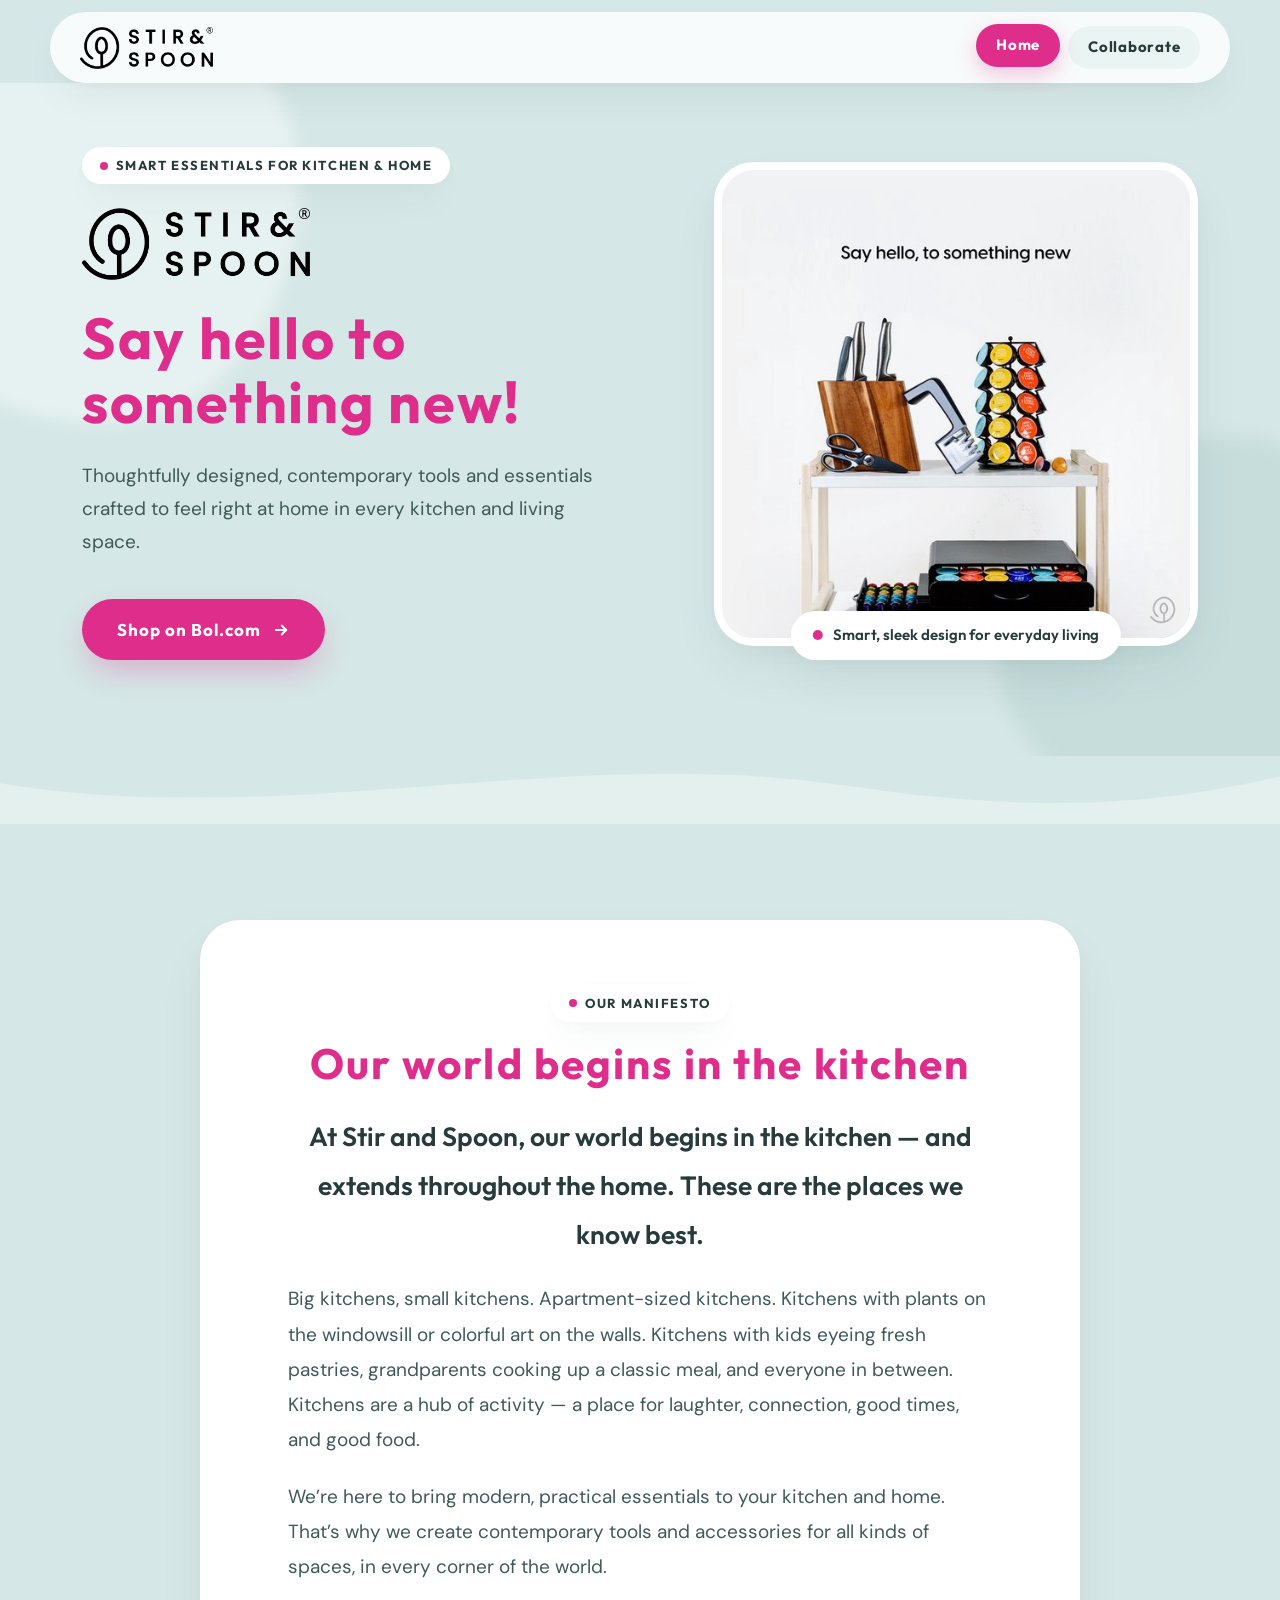
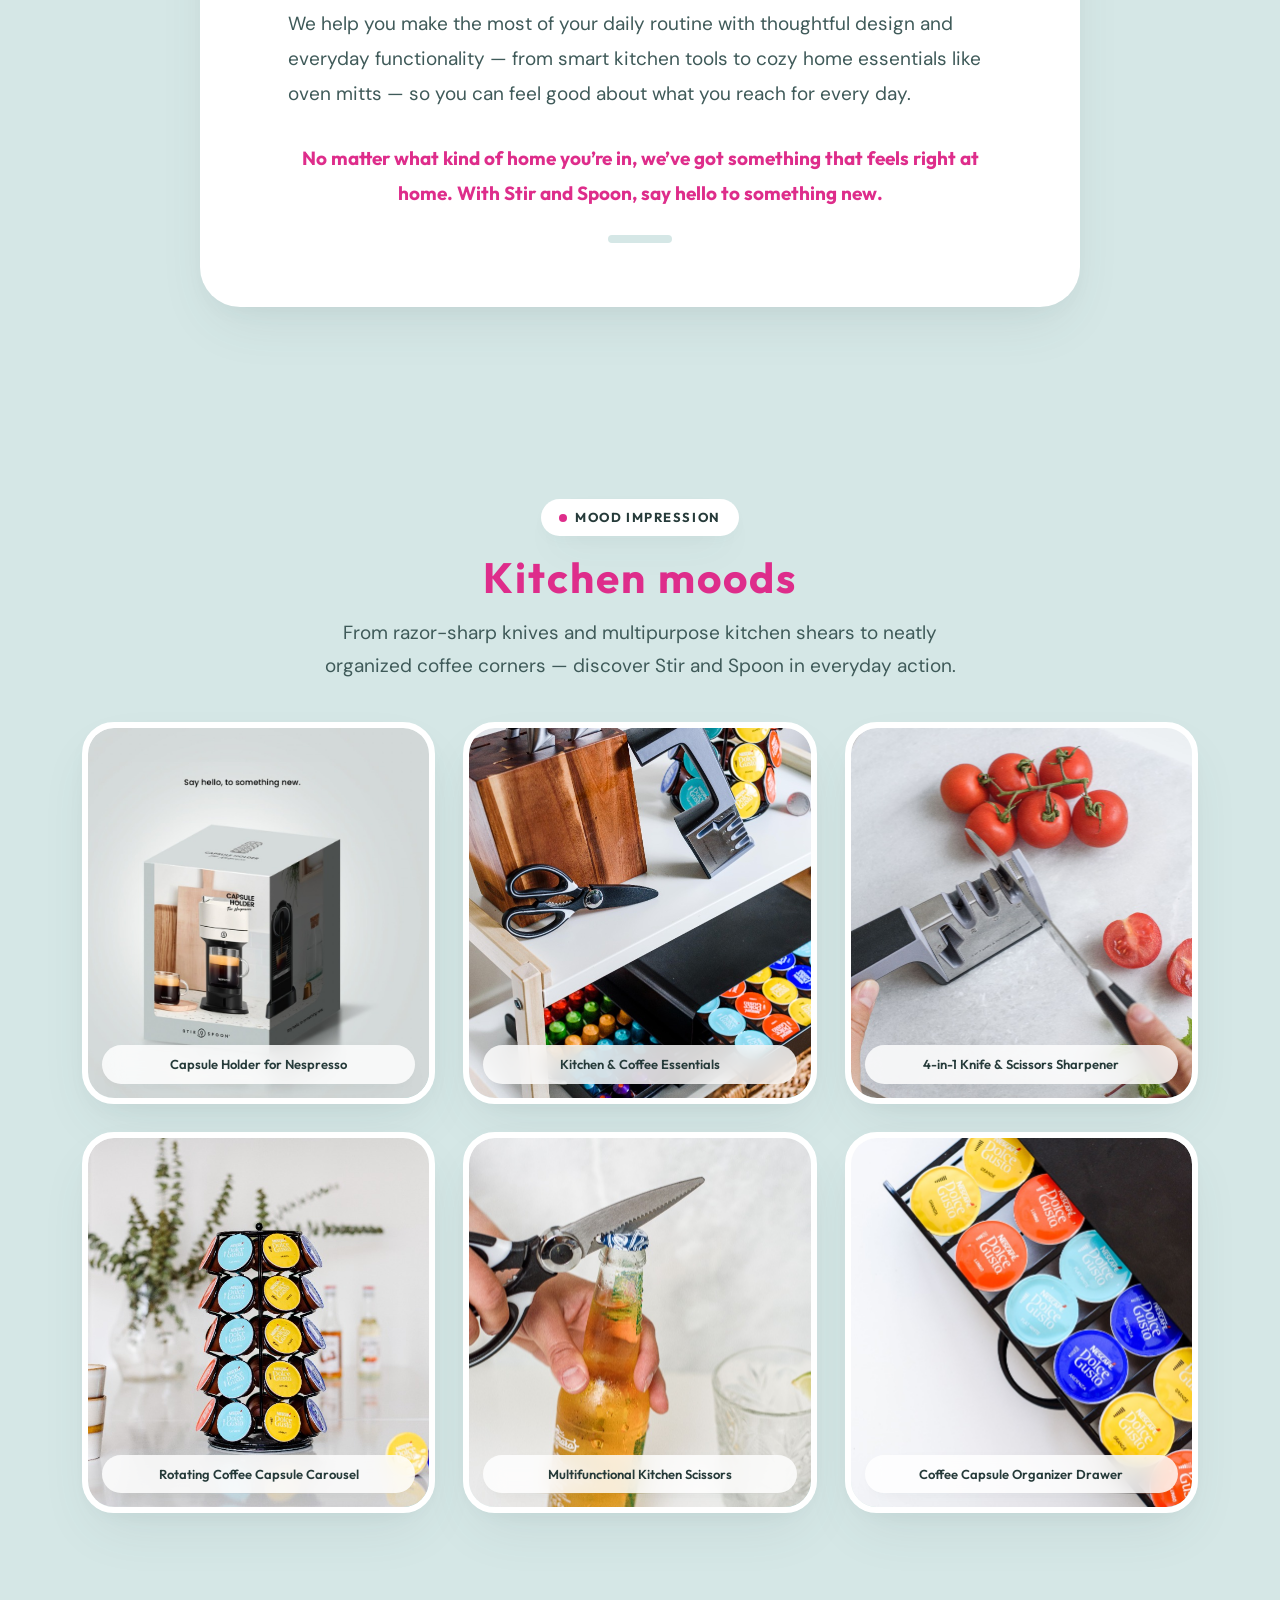
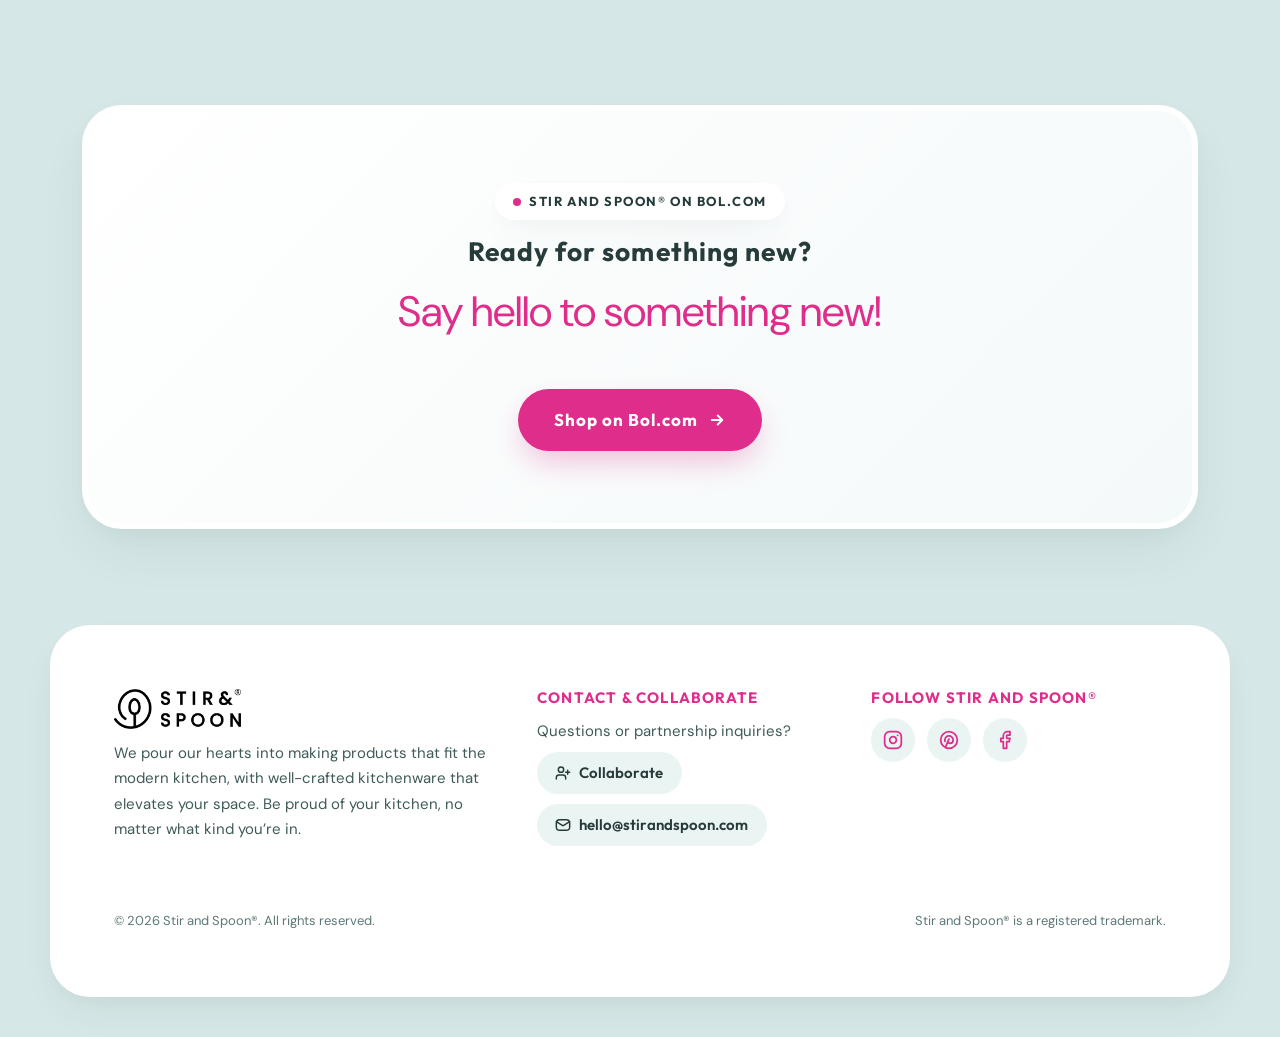
<file: index.html>
<!DOCTYPE html>
<html lang="en">
<head>
  <meta charset="UTF-8" />
  <meta name="viewport" content="width=device-width, initial-scale=1.0" />

  <!-- SEO Meta Tags -->
  <title>Stir and Spoon® | Say hello to something new!</title>
  <meta
    name="description"
    content="Stir and Spoon® — Smart essentials for kitchen &amp; home. Say hello to something new! Available on Bol.com."
  />

  <!-- Open Graph / Social Sharing Tags -->
  <meta property="og:type" content="website" />
  <meta property="og:site_name" content="Stir and Spoon®" />
  <meta property="og:title" content="Stir and Spoon® | Say hello to something new!" />
  <meta
    property="og:description"
    content="Smart essentials for kitchen &amp; home. Say hello to something new!"
  />
  <meta property="og:image" content="assets/photos/hero-foto.jpg" />

  <!-- Favicon & App Icons (Transparent Background) -->
  <link rel="icon" type="image/svg+xml" href="assets/favicon.svg?v=2" />
  <link rel="icon" type="image/png" sizes="192x192" href="assets/favicon.png?v=2" />
  <link rel="shortcut icon" href="favicon.ico?v=2" />
  <link rel="apple-touch-icon" sizes="180x180" href="assets/apple-touch-icon.png?v=2" />

  <!-- Google Fonts: Outfit (Geometric Headings & Wordmark) + DM Sans (Body) -->
  <link rel="preconnect" href="https://fonts.googleapis.com" />
  <link rel="preconnect" href="https://fonts.gstatic.com" crossorigin />
  <link
    href="https://fonts.googleapis.com/css2?family=DM+Sans:ital,opsz,wght@0,9..40,400..700;1,9..40,400..600&family=Outfit:wght@500;600;700;800&display=swap"
    rel="stylesheet"
  />

  <!-- Main Stylesheet -->
  <link rel="stylesheet" href="style.css" />
</head>
<body>

  <!-- ========================================================================
       1. HEADER COMPONENT (Shared across all pages)
       ======================================================================== -->
  <header class="site-header" id="top">
    <div class="header-bar">
      <!-- Brand Logo (Left) -->
      <a href="index.html" class="brand-logo" aria-label="Stir and Spoon® Home">
        <img
          src="assets/logo.svg"
          alt="Stir and Spoon®"
          class="brand-logo-img"
          data-logo-img
        />
        <span class="brand-wordmark-fallback" style="display: none;">
          STIR AND SPOON<sup>®</sup>
        </span>
      </a>

      <!-- Hidden-for-now Anchor Navigation -->
      <nav class="site-nav" id="site-nav" aria-label="Primary Navigation">
        <a href="#manifesto" class="nav-link" data-i18n="nav.manifesto">Our story</a>
        <a href="#sfeer" class="nav-link" data-i18n="nav.mood">Kitchen moods</a>
        <a href="collaborate.html" class="nav-link" data-i18n="nav.collaborate">Collaborate</a>
      </nav>

      <!-- Header Right Actions: Home & Collaborate Links -->
      <div class="header-actions">
        <div class="header-nav-links">
          <a href="index.html" class="header-pill-link is-active" aria-current="page">
            <span data-i18n="nav.home">Home</span>
          </a>
          <a href="collaborate.html" class="header-pill-link">
            <span data-i18n="nav.collaborate">Collaborate</span>
          </a>
        </div>

        <button
          type="button"
          class="nav-burger"
          id="nav-burger"
          aria-expanded="false"
          aria-controls="site-nav"
          aria-label="Toggle navigation menu"
          data-i18n-aria="nav.menuToggleLabel"
        >
          <svg width="24" height="24" viewBox="0 0 24 24" fill="none" stroke="currentColor" stroke-width="2.4" stroke-linecap="round">
            <path d="M4 7h16M4 12h16M4 17h16" />
          </svg>
        </button>
      </div>
    </div>
  </header>

  <main>
    <!-- ======================================================================
         2. HERO SECTION COMPONENT
         ====================================================================== -->
    <section class="section hero-section" id="hero">
      <div class="blob blob-light hero-blob-1" aria-hidden="true"></div>
      <div class="blob blob-deep hero-blob-2" aria-hidden="true"></div>

      <div class="container hero-grid">
        <!-- Hero Text Column -->
        <div class="hero-content reveal">
          <div class="hero-badge">
            <span class="hero-badge-dot" aria-hidden="true"></span>
            <span data-i18n="hero.badge">SMART ESSENTIALS FOR KITCHEN &amp; HOME</span>
          </div>

          <div class="hero-logo-wrap">
            <div class="brand-logo brand-logo--hero">
              <img
                src="assets/logo.svg"
                alt="Stir and Spoon®"
                class="brand-logo-img"
                data-logo-img
              />
              <span class="brand-wordmark-fallback" style="display: none;">
                STIR AND SPOON<sup>®</sup>
              </span>
            </div>
          </div>

          <h1 class="hero-title" data-i18n="hero.slogan">
            Say hello to something new!
          </h1>

          <p class="hero-supporting" data-i18n="hero.supporting">
            Thoughtfully designed, contemporary tools and essentials crafted to feel right at home in every kitchen and living space.
          </p>

          <a
            href="https://www.bol.com/nl/nl/w/alle-artikelen-stir-and-spoon/1664178/"
            target="_blank"
            rel="noopener noreferrer"
            class="btn btn-primary"
            data-bol-link
          >
            <span data-i18n="hero.cta">Shop on Bol.com</span>
            <svg class="btn-icon" viewBox="0 0 24 24" fill="none" stroke="currentColor" stroke-width="2.5" stroke-linecap="round" stroke-linejoin="round" aria-hidden="true">
              <path d="M5 12h14" />
              <path d="m13 6 6 6-6 6" />
            </svg>
          </a>
        </div>

        <!-- Hero Rounded Photo Visual -->
        <div class="hero-visual reveal">
          <figure class="photo-frame hero-photo-frame">
            <img
              id="hero-photo-img"
              src="assets/photos/hero-foto.jpg"
              alt="Stir and Spoon smart essentials for kitchen and home: knife block, kitchen scissors, 4-in-1 knife sharpener, and coffee capsule organizers"
              data-i18n-alt="hero.heroPhotoAlt"
            />
          </figure>
          <div class="hero-floating-pill">
            <span class="hero-floating-pill-dot" aria-hidden="true"></span>
            <span data-i18n="hero.visualCaption">Smart, sleek design for everyday living</span>
          </div>
        </div>
      </div>
    </section>

    <!-- Soft Organic Wave Curve Transition -->
    <div class="wave-divider" aria-hidden="true">
      <svg viewBox="0 0 1440 80" fill="none" preserveAspectRatio="none">
        <path
          d="M0,32 C320,88 640,-16 960,36 C1200,74 1340,48 1440,24 L1440,80 L0,80 Z"
          fill="#EAF4F3"
          opacity="0.7"
        />
      </svg>
    </div>

    <!-- ======================================================================
         3. MANIFESTO SECTION COMPONENT
         ====================================================================== -->
    <section class="section manifesto-section" id="manifesto">
      <div class="blob blob-white manifesto-blob" aria-hidden="true"></div>

      <div class="container">
        <article class="card manifesto-card reveal">
          <span class="section-eyebrow" data-i18n="manifesto.eyebrow">Our Manifesto</span>
          <h2 class="section-title" data-i18n="manifesto.title">Our world begins in the kitchen</h2>

          <div class="manifesto-body">
            <p class="manifesto-lead" data-i18n="manifesto.p1">
              At Stir and Spoon, our world begins in the kitchen — and extends throughout the home. These are the places we know best.
            </p>
            <p data-i18n="manifesto.p2">
              Big kitchens, small kitchens. Apartment-sized kitchens. Kitchens with plants on the windowsill or colorful art on the walls. Kitchens with kids eyeing fresh pastries, grandparents cooking up a classic meal, and everyone in between. Kitchens are a hub of activity — a place for laughter, connection, good times, and good food.
            </p>
            <p data-i18n="manifesto.p3">
              We’re here to bring modern, practical essentials to your kitchen and home. That’s why we create contemporary tools and accessories for all kinds of spaces, in every corner of the world.
            </p>
            <p data-i18n="manifesto.p4">
              We help you make the most of your daily routine with thoughtful design and everyday functionality — from smart kitchen tools to cozy home essentials like oven mitts — so you can feel good about what you reach for every day.
            </p>
            <p class="manifesto-closing" data-i18n="manifesto.p5">
              No matter what kind of home you’re in, we’ve got something that feels right at home. With Stir and Spoon, say hello to something new.
            </p>
          </div>

          <div class="soft-capsule-divider" aria-hidden="true"></div>
        </article>
      </div>
    </section>

    <!-- ======================================================================
         4. MOOD IMPRESSION SECTION COMPONENT
         ====================================================================== -->
    <section class="section mood-section" id="sfeer">
      <div class="container">
        <div class="section-header reveal">
          <span class="section-eyebrow" data-i18n="mood.eyebrow">Mood Impression</span>
          <h2 class="section-title" data-i18n="mood.title">Kitchen moods</h2>
          <p class="section-subtitle" data-i18n="mood.subtitle">
            From razor-sharp knives and multipurpose kitchen shears to neatly organized coffee corners — discover Stir and Spoon in everyday action.
          </p>
        </div>

        <div class="mood-grid" id="mood-grid" aria-live="polite"></div>
      </div>
    </section>

    <!-- ======================================================================
         5. CALL-TO-ACTION (CTA) BAND SECTION COMPONENT
         ====================================================================== -->
    <section class="section cta-section" id="cta">
      <div class="container">
        <div class="cta-card reveal">
          <span class="section-eyebrow" data-i18n="cta.eyebrow">Stir and Spoon® on Bol.com</span>
          <h2 class="cta-title" data-i18n="cta.title">Ready for something new?</h2>
          <p class="cta-slogan font-heading" data-i18n="cta.slogan">Say hello to something new!</p>

          <a
            href="https://www.bol.com/nl/nl/w/alle-artikelen-stir-and-spoon/1664178/"
            target="_blank"
            rel="noopener noreferrer"
            class="btn btn-primary"
            data-bol-link
          >
            <span data-i18n="cta.button">Shop on Bol.com</span>
            <svg class="btn-icon" viewBox="0 0 24 24" fill="none" stroke="currentColor" stroke-width="2.5" stroke-linecap="round" stroke-linejoin="round" aria-hidden="true">
              <path d="M5 12h14" />
              <path d="m13 6 6 6-6 6" />
            </svg>
          </a>
        </div>
      </div>
    </section>
  </main>

  <!-- ========================================================================
       6. FOOTER COMPONENT (Shared across all pages)
       ======================================================================== -->
  <footer class="site-footer">
    <div class="footer-card">
      <div class="footer-grid">
        <!-- Column 1: Logo & Tagline -->
        <div class="footer-brand-col">
          <a href="#top" class="brand-logo brand-logo--footer" aria-label="Stir and Spoon®">
            <img
              src="assets/logo.svg"
              alt="Stir and Spoon®"
              class="brand-logo-img"
              data-logo-img
            />
            <span class="brand-wordmark-fallback" style="display: none;">
              STIR AND SPOON<sup>®</sup>
            </span>
          </a>
          <p class="footer-tagline" data-i18n="footer.tagline">
            We pour our hearts into making products that fit the modern kitchen, with well-crafted kitchenware that elevates your space. Be proud of your kitchen, no matter what kind you’re in.
          </p>
        </div>

        <!-- Column 2: Contact & Collaborate -->
        <div>
          <h3 class="footer-heading" data-i18n="footer.contactTitle">Contact &amp; Collaborate</h3>
          <p class="footer-contact-text" data-i18n="footer.contactPlaceholder">
            Questions or partnership inquiries?
          </p>
          <div class="footer-links-stack">
            <a href="collaborate.html" class="footer-email-pill">
              <svg width="16" height="16" viewBox="0 0 24 24" fill="none" stroke="currentColor" stroke-width="2.2" stroke-linecap="round" stroke-linejoin="round" aria-hidden="true">
                <path d="M16 21v-2a4 4 0 0 0-4-4H6a4 4 0 0 0-4 4v2" />
                <circle cx="9" cy="7" r="4" />
                <path d="M19 8v6M22 11h-6" />
              </svg>
              <span data-i18n="nav.collaborate">Collaborate</span>
            </a>
            <a href="mailto:hello@stirandspoon.com" class="footer-email-pill" id="footer-email-link">
              <svg width="16" height="16" viewBox="0 0 24 24" fill="none" stroke="currentColor" stroke-width="2.2" stroke-linecap="round" stroke-linejoin="round" aria-hidden="true">
                <rect x="2" y="4" width="20" height="16" rx="5" />
                <path d="m22 7-8.97 5.7a1.94 1.94 0 0 1-2.06 0L2 7" />
              </svg>
              <span id="footer-email-text">hello@stirandspoon.com</span>
            </a>
          </div>
        </div>

        <!-- Column 3: Social Media Icons (Instagram, Pinterest, Facebook) -->
        <div>
          <h3 class="footer-heading" data-i18n="footer.socialTitle">Follow Stir and Spoon®</h3>
          <div class="social-list">
            <a
              href="https://www.instagram.com/StirSpoon/"
              target="_blank"
              rel="noopener noreferrer"
              class="social-link"
              data-social="instagram"
              aria-label="Stir and Spoon® on Instagram"
            >
              <svg width="20" height="20" viewBox="0 0 24 24" fill="none" stroke="currentColor" stroke-width="2.1" stroke-linecap="round" stroke-linejoin="round" aria-hidden="true">
                <rect x="2" y="2" width="20" height="20" rx="6" ry="6" />
                <path d="M16 11.37A4 4 0 1 1 12.63 8 4 4 0 0 1 16 11.37z" />
                <line x1="17.5" y1="6.5" x2="17.51" y2="6.5" />
              </svg>
            </a>

            <a
              href="#"
              class="social-link"
              data-social="pinterest"
              aria-label="Stir and Spoon® on Pinterest"
            >
              <svg width="20" height="20" viewBox="0 0 24 24" fill="none" stroke="currentColor" stroke-width="2.1" stroke-linecap="round" stroke-linejoin="round" aria-hidden="true">
                <circle cx="12" cy="12" r="10" />
                <path d="M8 20l4-9" />
                <path d="M10.7 14c.437 1.263 1.43 2 2.55 2c2.071 0 3.75-1.554 3.75-4a5 5 0 1 0-9.7 1.7" />
              </svg>
            </a>

            <a
              href="#"
              class="social-link"
              data-social="facebook"
              aria-label="Stir and Spoon® on Facebook"
            >
              <svg width="20" height="20" viewBox="0 0 24 24" fill="none" stroke="currentColor" stroke-width="2.1" stroke-linecap="round" stroke-linejoin="round" aria-hidden="true">
                <path d="M18 2h-3a5 5 0 0 0-5 5v3H7v4h3v8h4v-8h3l1-4h-4V7a1 1 0 0 1 1-1h3z" />
              </svg>
            </a>
          </div>
        </div>
      </div>

      <div class="footer-bottom">
        <span data-i18n="footer.copyright">© 2026 Stir and Spoon®. All rights reserved.</span>
        <span data-i18n="footer.trademark">Stir and Spoon® is a registered trademark.</span>
      </div>
    </div>
  </footer>

  <!-- Translations & Site Data Config -->
  <script src="translations.js"></script>
  <!-- Main Application Script -->
  <script src="script.js"></script>
</body>
</html>
</file>
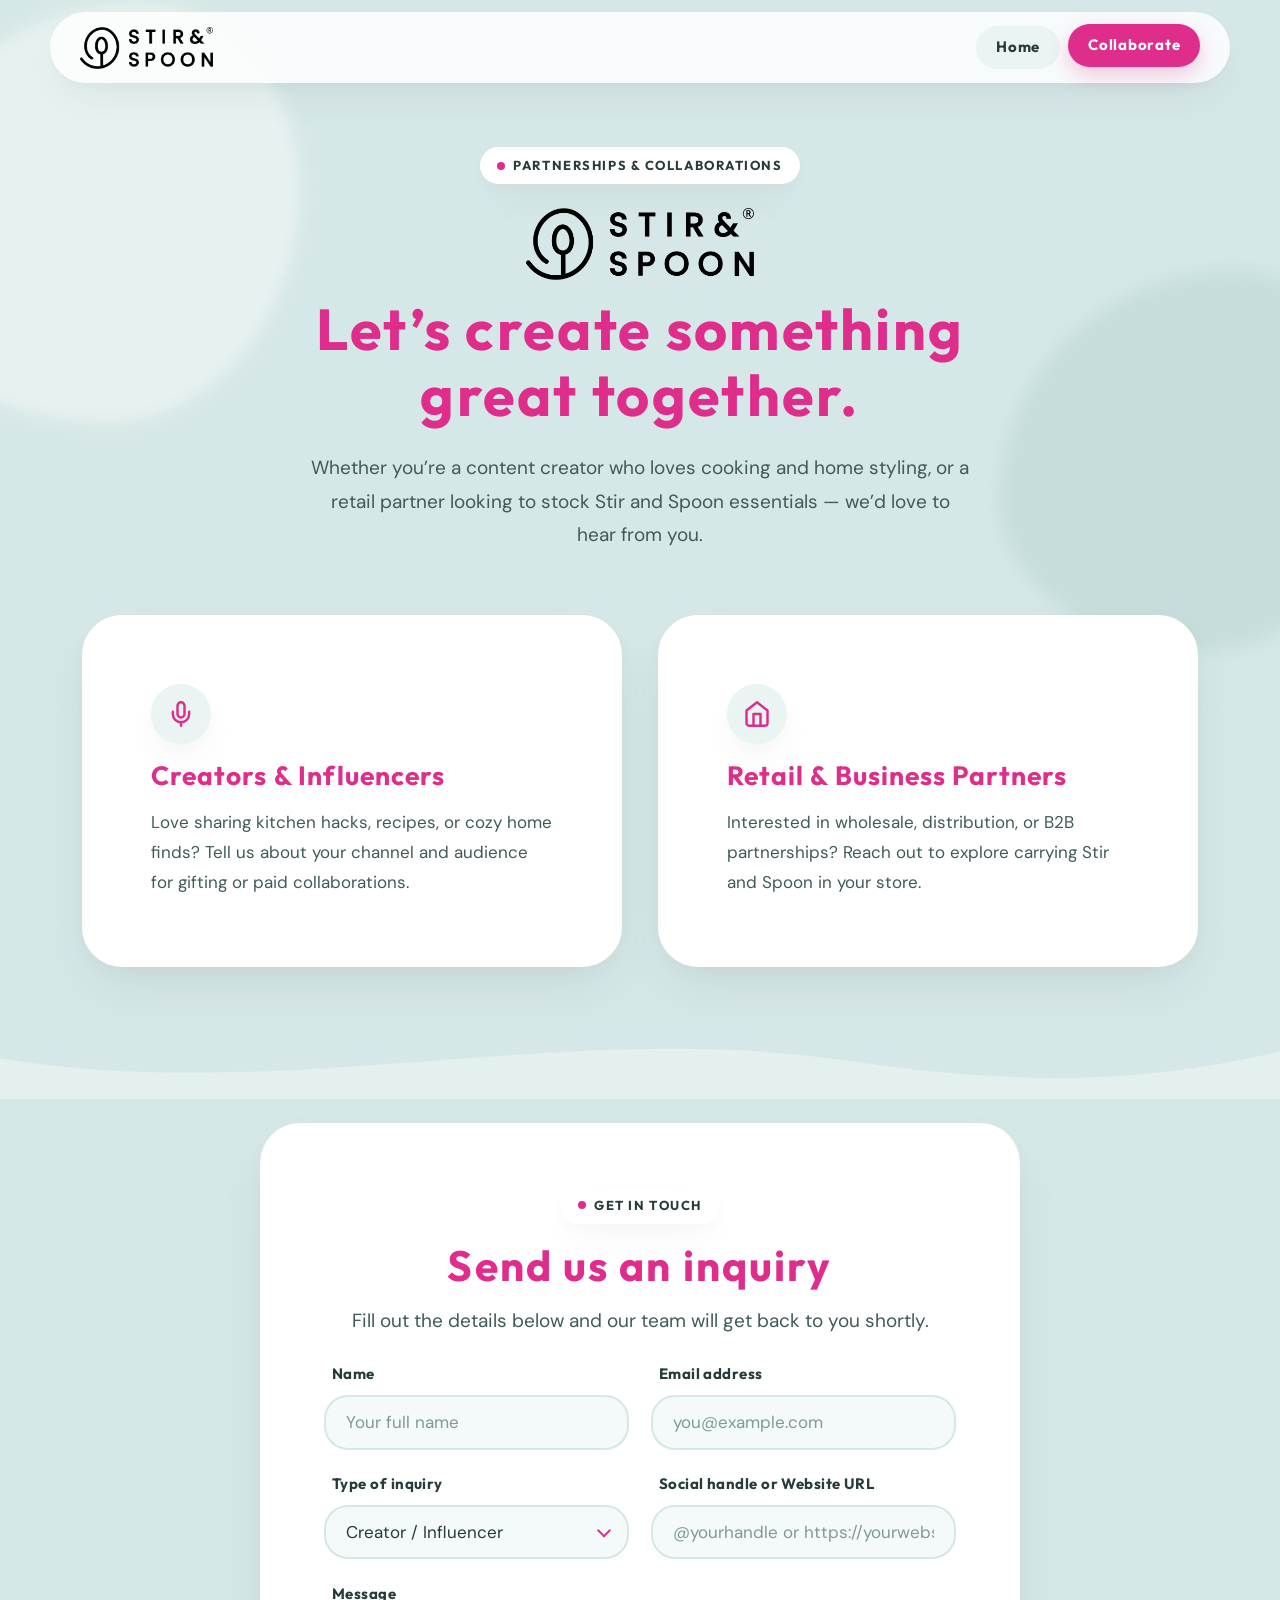
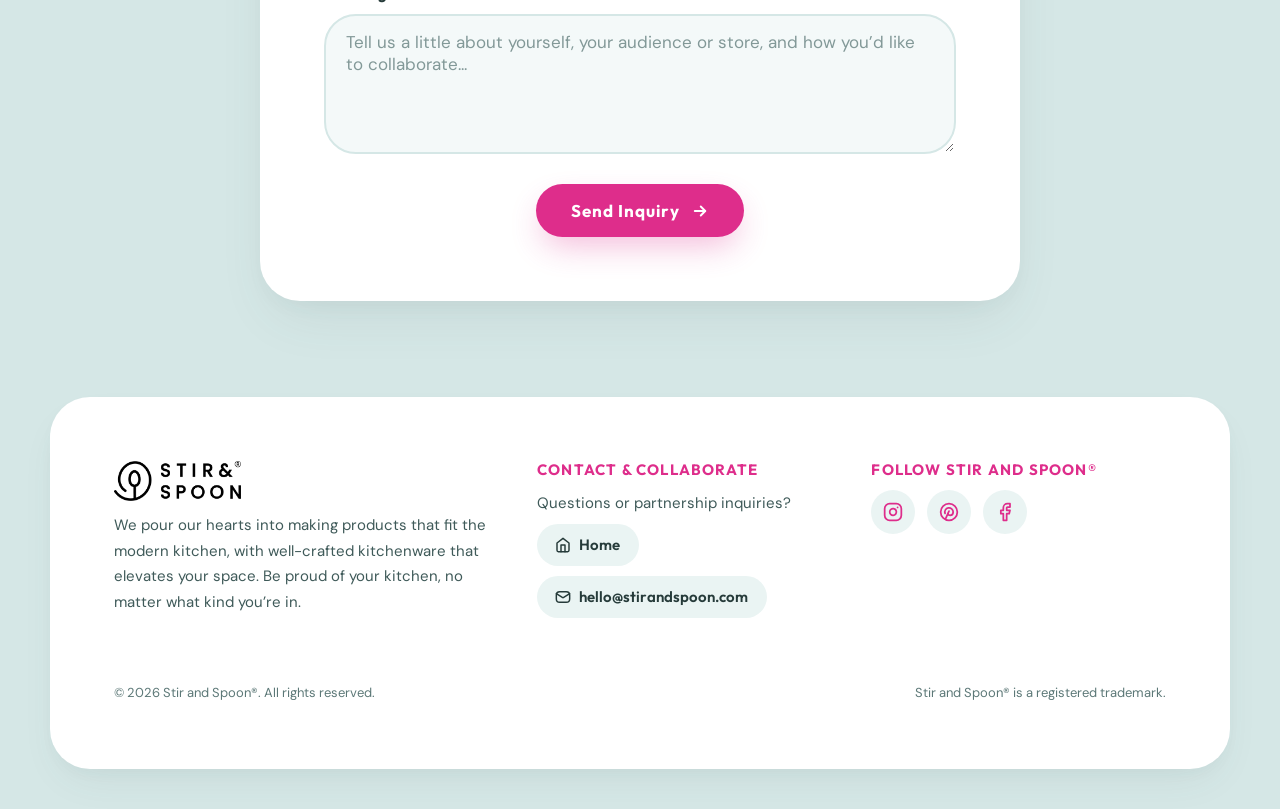
<file: collaborate.html>
<!DOCTYPE html>
<html lang="en">
<head>
  <meta charset="UTF-8" />
  <meta name="viewport" content="width=device-width, initial-scale=1.0" />

  <!-- SEO Meta Tags -->
  <title>Collaborate | Stir and Spoon® — Partnerships &amp; Creators</title>
  <meta
    name="description"
    content="Collaborate with Stir and Spoon® — Whether you’re a content creator who loves cooking and home styling, or a retail partner looking to stock Stir and Spoon essentials."
  />

  <!-- Open Graph / Social Sharing Tags -->
  <meta property="og:type" content="website" />
  <meta property="og:site_name" content="Stir and Spoon®" />
  <meta property="og:title" content="Collaborate | Stir and Spoon®" />
  <meta
    property="og:description"
    content="Let’s create something great together. Creator collaborations and retail partnerships with Stir and Spoon®."
  />
  <meta property="og:image" content="assets/photos/hero-foto.jpg" />

  <!-- Favicon & App Icons (Transparent Background) -->
  <link rel="icon" type="image/svg+xml" href="assets/favicon.svg?v=2" />
  <link rel="icon" type="image/png" sizes="192x192" href="assets/favicon.png?v=2" />
  <link rel="shortcut icon" href="favicon.ico?v=2" />
  <link rel="apple-touch-icon" sizes="180x180" href="assets/apple-touch-icon.png?v=2" />

  <!-- Google Fonts: Outfit (Geometric Headings & Wordmark) + DM Sans (Body) -->
  <link rel="preconnect" href="https://fonts.googleapis.com" />
  <link rel="preconnect" href="https://fonts.gstatic.com" crossorigin />
  <link
    href="https://fonts.googleapis.com/css2?family=DM+Sans:ital,opsz,wght@0,9..40,400..700;1,9..40,400..600&family=Outfit:wght@500;600;700;800&display=swap"
    rel="stylesheet"
  />

  <!-- Main Stylesheet -->
  <link rel="stylesheet" href="style.css" />
</head>
<body>

  <!-- ========================================================================
       1. HEADER COMPONENT (Shared across all pages)
       ======================================================================== -->
  <header class="site-header" id="top">
    <div class="header-bar">
      <!-- Brand Logo (Left) -->
      <a href="index.html" class="brand-logo" aria-label="Stir and Spoon® Home">
        <img
          src="assets/logo.svg"
          alt="Stir and Spoon®"
          class="brand-logo-img"
          data-logo-img
        />
        <span class="brand-wordmark-fallback" style="display: none;">
          STIR AND SPOON<sup>®</sup>
        </span>
      </a>

      <!-- Header Right Actions: Home & Collaborate Links -->
      <div class="header-actions">
        <div class="header-nav-links">
          <a href="index.html" class="header-pill-link">
            <span data-i18n="nav.home">Home</span>
          </a>
          <a href="collaborate.html" class="header-pill-link is-active" aria-current="page">
            <span data-i18n="nav.collaborate">Collaborate</span>
          </a>
        </div>
      </div>
    </div>
  </header>

  <main>
    <!-- ======================================================================
         2. COLLABORATE HERO SECTION
         ====================================================================== -->
    <section class="section collab-hero-section">
      <div class="blob blob-light hero-blob-1" aria-hidden="true"></div>
      <div class="blob blob-deep hero-blob-2" aria-hidden="true"></div>

      <div class="container collab-hero-inner reveal">
        <div class="hero-badge">
          <span class="hero-badge-dot" aria-hidden="true"></span>
          <span data-i18n="collaborate.eyebrow">PARTNERSHIPS &amp; COLLABORATIONS</span>
        </div>

        <div class="hero-logo-wrap" style="display: flex; justify-content: center;">
          <div class="brand-logo brand-logo--hero">
            <img
              src="assets/logo.svg"
              alt="Stir and Spoon®"
              class="brand-logo-img"
              data-logo-img
            />
            <span class="brand-wordmark-fallback" style="display: none;">
              STIR AND SPOON<sup>®</sup>
            </span>
          </div>
        </div>

        <h1 class="collab-hero-title" data-i18n="collaborate.title">
          Let’s create something great together.
        </h1>

        <p class="collab-hero-subtitle" data-i18n="collaborate.subtitle">
          Whether you’re a content creator who loves cooking and home styling, or a retail partner looking to stock Stir and Spoon essentials — we’d love to hear from you.
        </p>
      </div>
    </section>

    <!-- ======================================================================
         3. TWO COLLABORATION CARDS SIDE-BY-SIDE
         ====================================================================== -->
    <section class="section collab-cards-section">
      <div class="container">
        <div class="collab-cards-grid">
          <!-- Card 1: Creators & Influencers -->
          <article class="card card-interactive collab-card reveal">
            <div class="collab-card-icon" aria-hidden="true">
              <svg width="28" height="28" viewBox="0 0 24 24" fill="none" stroke="currentColor" stroke-width="2.1" stroke-linecap="round" stroke-linejoin="round">
                <path d="M12 2a3 3 0 0 0-3 3v7a3 3 0 0 0 6 0V5a3 3 0 0 0-3-3Z" />
                <path d="M19 10v2a7 7 0 0 1-14 0v-2" />
                <line x1="12" y1="19" x2="12" y2="22" />
              </svg>
            </div>
            <h2 class="collab-card-title" data-i18n="collaborate.card1Title">
              Creators &amp; Influencers
            </h2>
            <p class="collab-card-text" data-i18n="collaborate.card1Text">
              Love sharing kitchen hacks, recipes, or cozy home finds? Tell us about your channel and audience for gifting or paid collaborations.
            </p>
          </article>

          <!-- Card 2: Retail & Business Partners -->
          <article class="card card-interactive collab-card reveal">
            <div class="collab-card-icon" aria-hidden="true">
              <svg width="28" height="28" viewBox="0 0 24 24" fill="none" stroke="currentColor" stroke-width="2.1" stroke-linecap="round" stroke-linejoin="round">
                <path d="M3 9l9-7 9 7v11a2 2 0 0 1-2 2H5a2 2 0 0 1-2-2z" />
                <polyline points="9 22 9 12 15 12 15 22" />
              </svg>
            </div>
            <h2 class="collab-card-title" data-i18n="collaborate.card2Title">
              Retail &amp; Business Partners
            </h2>
            <p class="collab-card-text" data-i18n="collaborate.card2Text">
              Interested in wholesale, distribution, or B2B partnerships? Reach out to explore carrying Stir and Spoon in your store.
            </p>
          </article>
        </div>
      </div>
    </section>

    <!-- Soft Organic Wave Curve Transition -->
    <div class="wave-divider" aria-hidden="true">
      <svg viewBox="0 0 1440 80" fill="none" preserveAspectRatio="none">
        <path
          d="M0,32 C320,88 640,-16 960,36 C1200,74 1340,48 1440,24 L1440,80 L0,80 Z"
          fill="#EAF4F3"
          opacity="0.7"
        />
      </svg>
    </div>

    <!-- ======================================================================
         4. COLLABORATE CONTACT FORM SECTION
         ====================================================================== -->
    <section class="section collab-form-section" id="inquiry-form">
      <div class="container">
        <div class="card collab-form-card reveal">
          <div class="section-header" style="margin-bottom: 1.5rem;">
            <span class="section-eyebrow" data-i18n="collaborate.formEyebrow">Get in touch</span>
            <h2 class="section-title" data-i18n="collaborate.formTitle">Send us an inquiry</h2>
            <p class="section-subtitle" data-i18n="collaborate.formSubtitle">
              Fill out the details below and our team will get back to you shortly.
            </p>
          </div>

          <form class="collab-form" id="collab-form">
            <div class="form-row-2">
              <!-- Name -->
              <div class="form-group">
                <label for="collab-name" class="form-label" data-i18n="collaborate.labelName">
                  Name
                </label>
                <input
                  type="text"
                  id="collab-name"
                  name="name"
                  class="form-input"
                  placeholder="Your full name"
                  required
                />
              </div>

              <!-- Email address -->
              <div class="form-group">
                <label for="collab-email" class="form-label" data-i18n="collaborate.labelEmail">
                  Email address
                </label>
                <input
                  type="email"
                  id="collab-email"
                  name="email"
                  class="form-input"
                  placeholder="you@example.com"
                  required
                />
              </div>
            </div>

            <div class="form-row-2">
              <!-- Type of inquiry (dropdown) -->
              <div class="form-group">
                <label for="collab-type" class="form-label" data-i18n="collaborate.labelType">
                  Type of inquiry
                </label>
                <div class="select-wrapper">
                  <select id="collab-type" name="inquiryType" class="form-select" required>
                    <option value="Creator / Influencer" data-i18n="collaborate.optionCreator">
                      Creator / Influencer
                    </option>
                    <option value="Retail / Wholesale" data-i18n="collaborate.optionRetail">
                      Retail / Wholesale
                    </option>
                    <option value="Press / Other" data-i18n="collaborate.optionPress">
                      Press / Other
                    </option>
                  </select>
                </div>
              </div>

              <!-- Social handle or Website URL -->
              <div class="form-group">
                <label for="collab-social" class="form-label" data-i18n="collaborate.labelSocial">
                  Social handle or Website URL
                </label>
                <input
                  type="text"
                  id="collab-social"
                  name="socialOrWebsite"
                  class="form-input"
                  placeholder="@yourhandle or https://yourwebsite.com"
                />
              </div>
            </div>

            <!-- Message -->
            <div class="form-group">
              <label for="collab-message" class="form-label" data-i18n="collaborate.labelMessage">
                Message
              </label>
              <textarea
                id="collab-message"
                name="message"
                class="form-textarea"
                placeholder="Tell us a little about yourself, your audience or store, and how you’d like to collaborate..."
                required
              ></textarea>
            </div>

            <!-- Submit Button -->
            <div class="form-submit-wrap">
              <button type="submit" class="btn btn-primary">
                <span data-i18n="collaborate.submitBtn">Send Inquiry</span>
                <svg class="btn-icon" viewBox="0 0 24 24" fill="none" stroke="currentColor" stroke-width="2.5" stroke-linecap="round" stroke-linejoin="round" aria-hidden="true">
                  <path d="M5 12h14" />
                  <path d="m13 6 6 6-6 6" />
                </svg>
              </button>
            </div>
          </form>

          <!-- Confirmation Banner (Shown on Submit) -->
          <div class="form-success-message" id="collab-success" role="status" aria-live="polite">
            <h3 class="form-success-title" data-i18n="collaborate.successTitle">
              Thank you for reaching out!
            </h3>
            <p class="form-success-text" data-i18n="collaborate.successText">
              Your inquiry has been prepared for our team. Your email client will open with your message ready to send to hello@stirandspoon.com.
            </p>
          </div>
        </div>
      </div>
    </section>
  </main>

  <!-- ========================================================================
       5. FOOTER COMPONENT (Shared across all pages)
       ======================================================================== -->
  <footer class="site-footer">
    <div class="footer-card">
      <div class="footer-grid">
        <!-- Column 1: Logo & Tagline -->
        <div class="footer-brand-col">
          <a href="index.html" class="brand-logo brand-logo--footer" aria-label="Stir and Spoon®">
            <img
              src="assets/logo.svg"
              alt="Stir and Spoon®"
              class="brand-logo-img"
              data-logo-img
            />
            <span class="brand-wordmark-fallback" style="display: none;">
              STIR AND SPOON<sup>®</sup>
            </span>
          </a>
          <p class="footer-tagline" data-i18n="footer.tagline">
            We pour our hearts into making products that fit the modern kitchen, with well-crafted kitchenware that elevates your space. Be proud of your kitchen, no matter what kind you’re in.
          </p>
        </div>

        <!-- Column 2: Contact & Collaborate -->
        <div>
          <h3 class="footer-heading" data-i18n="footer.contactTitle">Contact &amp; Collaborate</h3>
          <p class="footer-contact-text" data-i18n="footer.contactPlaceholder">
            Questions or partnership inquiries?
          </p>
          <div class="footer-links-stack">
            <a href="index.html" class="footer-email-pill">
              <svg width="16" height="16" viewBox="0 0 24 24" fill="none" stroke="currentColor" stroke-width="2.2" stroke-linecap="round" stroke-linejoin="round" aria-hidden="true">
                <path d="m3 9 9-7 9 7v11a2 2 0 0 1-2 2H5a2 2 0 0 1-2-2z" />
                <polyline points="9 22 9 12 15 12 15 22" />
              </svg>
              <span data-i18n="nav.home">Home</span>
            </a>
            <a href="mailto:hello@stirandspoon.com" class="footer-email-pill" id="footer-email-link">
              <svg width="16" height="16" viewBox="0 0 24 24" fill="none" stroke="currentColor" stroke-width="2.2" stroke-linecap="round" stroke-linejoin="round" aria-hidden="true">
                <rect x="2" y="4" width="20" height="16" rx="5" />
                <path d="m22 7-8.97 5.7a1.94 1.94 0 0 1-2.06 0L2 7" />
              </svg>
              <span id="footer-email-text">hello@stirandspoon.com</span>
            </a>
          </div>
        </div>

        <!-- Column 3: Social Media Icons (Instagram, Pinterest, Facebook) -->
        <div>
          <h3 class="footer-heading" data-i18n="footer.socialTitle">Follow Stir and Spoon®</h3>
          <div class="social-list">
            <a
              href="https://www.instagram.com/StirSpoon/"
              target="_blank"
              rel="noopener noreferrer"
              class="social-link"
              data-social="instagram"
              aria-label="Stir and Spoon® on Instagram"
            >
              <svg width="20" height="20" viewBox="0 0 24 24" fill="none" stroke="currentColor" stroke-width="2.1" stroke-linecap="round" stroke-linejoin="round" aria-hidden="true">
                <rect x="2" y="2" width="20" height="20" rx="6" ry="6" />
                <path d="M16 11.37A4 4 0 1 1 12.63 8 4 4 0 0 1 16 11.37z" />
                <line x1="17.5" y1="6.5" x2="17.51" y2="6.5" />
              </svg>
            </a>

            <a
              href="#"
              class="social-link"
              data-social="pinterest"
              aria-label="Stir and Spoon® on Pinterest"
            >
              <svg width="20" height="20" viewBox="0 0 24 24" fill="none" stroke="currentColor" stroke-width="2.1" stroke-linecap="round" stroke-linejoin="round" aria-hidden="true">
                <circle cx="12" cy="12" r="10" />
                <path d="M8 20l4-9" />
                <path d="M10.7 14c.437 1.263 1.43 2 2.55 2c2.071 0 3.75-1.554 3.75-4a5 5 0 1 0-9.7 1.7" />
              </svg>
            </a>

            <a
              href="#"
              class="social-link"
              data-social="facebook"
              aria-label="Stir and Spoon® on Facebook"
            >
              <svg width="20" height="20" viewBox="0 0 24 24" fill="none" stroke="currentColor" stroke-width="2.1" stroke-linecap="round" stroke-linejoin="round" aria-hidden="true">
                <path d="M18 2h-3a5 5 0 0 0-5 5v3H7v4h3v8h4v-8h3l1-4h-4V7a1 1 0 0 1 1-1h3z" />
              </svg>
            </a>
          </div>
        </div>
      </div>

      <div class="footer-bottom">
        <span data-i18n="footer.copyright">© 2026 Stir and Spoon®. All rights reserved.</span>
        <span data-i18n="footer.trademark">Stir and Spoon® is a registered trademark.</span>
      </div>
    </div>
  </footer>

  <!-- Translations & Site Data Config -->
  <script src="translations.js"></script>
  <!-- Main Application Script -->
  <script src="script.js"></script>
</body>
</html>
</file>
<file: style.css>
/**
 * ============================================================================
 * STIR & SPOON® — Main Stylesheet (style.css)
 * ============================================================================
 * Table of Contents:
 * 1. VARIABLES (:root Design System)
 * 2. BASE & RESET (Typography, Accessibility, Motion)
 * 3. LAYOUT & UTILITIES (.container, .section, Wave Transitions)
 * 4. REUSABLE COMPONENTS (.btn, .card, .photo-frame, .blob, Logo Wordmark)
 * 5. SECTIONS
 *    5.1 Header & Language Switch (Reusable)
 *    5.2 Hero Section
 *    5.3 Manifesto Section
 *    5.4 Mood Impression (Sfeerimpressie) Section
 *    5.5 Assortiment / Product Range Section (Future-ready Template)
 *    5.6 Call-to-Action (CTA) Band Section
 *    5.7 Footer (Reusable)
 * ============================================================================
 */

/* ============================================================================
   1. VARIABLES (:root Design System)
   ============================================================================ */
:root {
  /* Brand Colors */
  --color-pastel-blue: #D5E7E6;
  --color-pastel-blue-light: #EAF4F3;
  --color-pastel-blue-lighter: #F4F9F9;
  --color-pastel-blue-deep: #BBD6D4;
  --color-pastel-blue-dark: #9EC2C0;

  --color-pink: #DE2D8B;
  --color-pink-hover: #C62279;
  --color-pink-soft: #FCEAF3;
  --color-pink-glow: rgba(222, 45, 139, 0.22);

  --color-white: #FFFFFF;
  --color-white-glass: rgba(255, 255, 255, 0.82);
  --color-text: #3F5A59;
  --color-text-dark: #263B3A;
  --color-text-muted: #5C7877;

  /* Typography */
  --font-heading: 'Outfit', -apple-system, BlinkMacSystemFont, 'Segoe UI', sans-serif;
  --font-body: 'DM Sans', -apple-system, BlinkMacSystemFont, 'Segoe UI', sans-serif;

  --fs-xs: 0.8125rem;
  --fs-sm: 0.9375rem;
  --fs-base: 1.0625rem;
  --fs-md: 1.1875rem;
  --fs-lg: clamp(1.35rem, 2.2vw, 1.65rem);
  --fs-xl: clamp(1.85rem, 3.5vw, 2.65rem);
  --fs-hero: clamp(2.25rem, 5vw, 3.6rem);

  /* Logo Sizing (Official Stir and Spoon® Logo across all sections) */
  --logo-height-header: 42px;
  --logo-height-hero: 72px;
  --logo-height-footer: 40px;

  /* Spacing Scale */
  --space-xs: 0.5rem;
  --space-sm: 1rem;
  --space-md: 1.5rem;
  --space-lg: 2.5rem;
  --space-xl: 4rem;
  --space-2xl: 6rem;

  /* Soft & Rounded Radii (NO sharp edges anywhere) */
  --radius-sm: 18px;
  --radius-md: 24px;
  --radius-lg: 32px;
  --radius-xl: 40px;
  --radius-pill: 9999px;

  /* Diffused, Soft Shadows */
  --shadow-soft: 0 18px 42px -12px rgba(63, 90, 89, 0.09), 0 6px 18px -6px rgba(63, 90, 89, 0.05);
  --shadow-card: 0 24px 56px -14px rgba(63, 90, 89, 0.11), 0 8px 24px -8px rgba(63, 90, 89, 0.06);
  --shadow-hover: 0 28px 64px -12px rgba(63, 90, 89, 0.16), 0 10px 28px -8px rgba(63, 90, 89, 0.08);
  --shadow-pink: 0 14px 32px -6px rgba(222, 45, 139, 0.32);
  --shadow-pink-hover: 0 20px 38px -6px rgba(222, 45, 139, 0.42);

  /* Layout & Transitions */
  --container-max: 1180px;
  --transition-fast: 0.22s cubic-bezier(0.22, 1, 0.36, 1);
  --transition-smooth: 0.4s cubic-bezier(0.22, 1, 0.36, 1);
}

/* ============================================================================
   2. BASE & RESET (Typography, Accessibility, Motion)
   ============================================================================ */
*,
*::before,
*::after {
  box-sizing: border-box;
  margin: 0;
  padding: 0;
}

html {
  scroll-behavior: smooth;
  font-size: 16px;
  background-color: var(--color-pastel-blue);
  color: var(--color-text);
  -webkit-font-smoothing: antialiased;
  -moz-osx-font-smoothing: grayscale;
}

body {
  font-family: var(--font-body);
  font-size: var(--fs-base);
  line-height: 1.75;
  background-color: var(--color-pastel-blue);
  color: var(--color-text);
  overflow-x: hidden;
  position: relative;
  min-height: 100vh;
}

img,
svg {
  max-width: 100%;
  display: block;
}

a {
  color: inherit;
  text-decoration: none;
  border-radius: var(--radius-pill);
  transition: color var(--transition-fast), background-color var(--transition-fast), transform var(--transition-fast), box-shadow var(--transition-fast);
}

button {
  font-family: inherit;
  border: none;
  background: none;
  cursor: pointer;
  border-radius: var(--radius-pill);
}

ul {
  list-style: none;
}

/* Accessible Focus States (Always soft & rounded) */
:focus-visible {
  outline: 3px solid var(--color-pink);
  outline-offset: 4px;
  border-radius: var(--radius-pill);
}

/* Headings with wide geometric letter-spacing */
h1,
h2,
h3,
h4 {
  font-family: var(--font-heading);
  color: var(--color-text-dark);
  letter-spacing: 0.04em;
  line-height: 1.22;
  font-weight: 700;
}

/* Scroll Reveal Animations */
.reveal {
  opacity: 0;
  transform: translateY(24px);
  transition: opacity 0.7s cubic-bezier(0.22, 1, 0.36, 1), transform 0.7s cubic-bezier(0.22, 1, 0.36, 1);
}

.reveal.is-visible {
  opacity: 1;
  transform: translateY(0);
}

@media (prefers-reduced-motion: reduce) {
  html {
    scroll-behavior: auto;
  }

  *,
  *::before,
  *::after {
    animation-duration: 0.01ms !important;
    animation-iteration-count: 1 !important;
    transition-duration: 0.01ms !important;
  }

  .reveal {
    opacity: 1;
    transform: none;
  }
}

/* ============================================================================
   3. LAYOUT & UTILITIES (.container, .section, Wave Transitions)
   ============================================================================ */
.container {
  width: 100%;
  max-width: var(--container-max);
  margin: 0 auto;
  padding: 0 1.25rem;
}

@media (min-width: 768px) {
  .container {
    padding: 0 2rem;
  }
}

.section {
  position: relative;
  padding: var(--space-xl) 0;
  z-index: 1;
}

@media (min-width: 768px) {
  .section {
    padding: var(--space-2xl) 0;
  }
}

.section-header {
  text-align: center;
  max-width: 680px;
  margin: 0 auto var(--space-lg);
}

.section-eyebrow {
  display: inline-flex;
  align-items: center;
  gap: 0.5rem;
  font-family: var(--font-heading);
  font-size: var(--fs-xs);
  font-weight: 700;
  letter-spacing: 0.12em;
  text-transform: uppercase;
  color: var(--color-text-dark);
  background-color: var(--color-white);
  padding: 0.45rem 1.15rem;
  border-radius: var(--radius-pill);
  box-shadow: var(--shadow-soft);
  margin-bottom: 1rem;
}

.section-eyebrow::before {
  content: '';
  width: 8px;
  height: 8px;
  border-radius: var(--radius-pill);
  background-color: var(--color-pink);
}

.section-title {
  font-size: var(--fs-xl);
  color: var(--color-pink);
  margin-bottom: 0.85rem;
  letter-spacing: 0.05em;
}

.section-subtitle {
  font-size: var(--fs-md);
  color: var(--color-text);
  line-height: 1.7;
}

/* Soft Curved Wave Section Transitions (No sharp lines) */
.wave-divider {
  width: 100%;
  overflow: hidden;
  line-height: 0;
  pointer-events: none;
  user-select: none;
}

.wave-divider svg {
  width: 100%;
  height: 44px;
}

@media (min-width: 768px) {
  .wave-divider svg {
    height: 68px;
  }
}

/* ============================================================================
   4. REUSABLE COMPONENTS (.btn, .card, .photo-frame, .blob, Logo Wordmark)
   ============================================================================ */

/* 4.1 Buttons (.btn) — Always pill-shaped */
.btn {
  display: inline-flex;
  align-items: center;
  justify-content: center;
  gap: 0.65rem;
  font-family: var(--font-heading);
  font-size: var(--fs-base);
  font-weight: 700;
  letter-spacing: 0.06em;
  padding: 1rem 2.2rem;
  border-radius: var(--radius-pill);
  transition: transform var(--transition-fast), box-shadow var(--transition-fast), background-color var(--transition-fast);
  text-align: center;
  white-space: nowrap;
}

.btn-primary {
  background-color: var(--color-pink);
  color: var(--color-white);
  box-shadow: var(--shadow-pink);
}

.btn-primary:hover {
  background-color: var(--color-pink-hover);
  transform: translateY(-3px);
  box-shadow: var(--shadow-pink-hover);
}

.btn-primary:active {
  transform: translateY(-1px);
}

.btn-white {
  background-color: var(--color-white);
  color: var(--color-pink);
  box-shadow: var(--shadow-soft);
}

.btn-white:hover {
  background-color: var(--color-pastel-blue-lighter);
  transform: translateY(-3px);
  box-shadow: var(--shadow-hover);
}

.btn-icon {
  width: 18px;
  height: 18px;
  transition: transform var(--transition-fast);
}

.btn:hover .btn-icon {
  transform: translateX(3px);
}

/* 4.2 Cards (.card) — Generous 28-32px border-radius & soft shadow */
.card {
  background-color: var(--color-white);
  border-radius: var(--radius-lg);
  padding: var(--space-lg);
  box-shadow: var(--shadow-card);
  transition: transform var(--transition-smooth), box-shadow var(--transition-smooth);
}

@media (min-width: 768px) {
  .card {
    padding: var(--space-xl);
  }
}

.card-interactive:hover {
  transform: translateY(-5px);
  box-shadow: var(--shadow-hover);
}

/* 4.3 Rounded Photo Frames (.photo-frame) */
.photo-frame {
  position: relative;
  border-radius: var(--radius-lg);
  overflow: hidden;
  background: linear-gradient(145deg, var(--color-white) 0%, var(--color-pastel-blue-light) 55%, var(--color-pastel-blue-deep) 100%);
  box-shadow: var(--shadow-card);
  border: 6px solid var(--color-white);
  transition: transform var(--transition-smooth), box-shadow var(--transition-smooth);
}

.photo-frame:hover {
  transform: translateY(-6px);
  box-shadow: var(--shadow-hover);
}

.photo-frame img {
  width: 100%;
  height: 100%;
  object-fit: cover;
  border-radius: calc(var(--radius-lg) - 6px);
  transition: transform 0.6s cubic-bezier(0.22, 1, 0.36, 1);
}

.photo-frame:hover img {
  transform: scale(1.04);
}

/* Soft Pastel Placeholder inside .photo-frame until real photos are added */
.photo-placeholder {
  width: 100%;
  height: 100%;
  min-height: 240px;
  display: flex;
  flex-direction: column;
  align-items: center;
  justify-content: center;
  text-align: center;
  padding: var(--space-md);
  background:
    radial-gradient(circle at 20% 20%, var(--color-white) 0%, transparent 55%),
    radial-gradient(circle at 80% 80%, var(--color-pink-soft) 0%, transparent 50%),
    linear-gradient(135deg, var(--color-pastel-blue-lighter) 0%, var(--color-pastel-blue) 100%);
  color: var(--color-text);
  gap: 0.65rem;
}

.photo-placeholder-icon {
  width: 54px;
  height: 54px;
  border-radius: var(--radius-pill);
  background-color: var(--color-white);
  color: var(--color-pink);
  display: flex;
  align-items: center;
  justify-content: center;
  box-shadow: var(--shadow-soft);
}

.photo-placeholder-title {
  font-family: var(--font-heading);
  font-weight: 700;
  font-size: var(--fs-base);
  color: var(--color-text-dark);
  letter-spacing: 0.03em;
}

.photo-placeholder-path {
  display: inline-block;
  font-size: var(--fs-xs);
  color: var(--color-pink);
  background-color: var(--color-white);
  padding: 0.3rem 0.85rem;
  border-radius: var(--radius-pill);
  font-weight: 600;
  box-shadow: var(--shadow-soft);
}

/* 4.4 Soft Organic Background Blobs (.blob) */
.blob {
  position: absolute;
  border-radius: 62% 38% 46% 54% / 60% 44% 56% 40%;
  filter: blur(8px);
  z-index: -1;
  pointer-events: none;
  user-select: none;
}

.blob-light {
  background-color: var(--color-pastel-blue-light);
  opacity: 0.85;
}

.blob-deep {
  background-color: var(--color-pastel-blue-deep);
  opacity: 0.55;
}

.blob-white {
  background-color: var(--color-white);
  opacity: 0.65;
}

/* 4.5 Brand Logo & Automatic Wordmark Fallback */
.brand-logo {
  display: inline-flex;
  align-items: center;
  gap: 0.5rem;
  text-decoration: none;
}

.brand-logo-img {
  width: auto;
  height: var(--logo-height-header);
  object-fit: contain;
}

.brand-logo--hero .brand-logo-img {
  height: var(--logo-height-hero);
}

.brand-logo--footer .brand-logo-img {
  height: var(--logo-height-footer);
}

/* Shown automatically when /assets/logo.svg is not present yet */
.brand-wordmark-fallback {
  font-family: var(--font-heading);
  font-weight: 800;
  letter-spacing: 0.14em;
  text-transform: uppercase;
  color: var(--color-pink);
  font-size: 1.25rem;
  line-height: 1.1;
  display: inline-flex;
  align-items: flex-start;
}

.brand-wordmark-fallback sup {
  font-size: 0.65em;
  font-weight: 700;
  margin-left: 0.12em;
  line-height: 1;
}

.brand-logo--hero .brand-wordmark-fallback {
  font-size: clamp(1.75rem, 3.8vw, 2.5rem);
  letter-spacing: 0.16em;
}

.brand-logo--footer .brand-wordmark-fallback {
  font-size: 1.2rem;
}

/* ============================================================================
   5. SECTIONS
   ============================================================================ */

/* ----------------------------------------------------------------------------
   5.1 Header & Language Switch (Shared, Reusable Component)
   ---------------------------------------------------------------------------- */
.site-header {
  position: sticky;
  top: 0.75rem;
  z-index: 100;
  padding: 0 1rem;
  margin-top: 0.75rem;
}

.header-bar {
  max-width: var(--container-max);
  margin: 0 auto;
  background-color: var(--color-white-glass);
  backdrop-filter: blur(14px);
  -webkit-backdrop-filter: blur(14px);
  border-radius: var(--radius-pill);
  padding: 0.75rem 1.25rem;
  display: flex;
  align-items: center;
  justify-content: space-between;
  gap: 1rem;
  box-shadow: var(--shadow-soft);
}

@media (min-width: 768px) {
  .header-bar {
    padding: 0.85rem 1.85rem;
  }
}

/* Future-Ready Navigation (Hidden for now; add `.has-nav` on `.site-header` to show) */
.site-nav,
.nav-burger {
  display: none;
}

.site-header.has-nav .site-nav {
  display: flex;
  align-items: center;
  gap: 1.5rem;
}

.nav-link {
  font-family: var(--font-heading);
  font-size: var(--fs-sm);
  font-weight: 600;
  letter-spacing: 0.05em;
  color: var(--color-text-dark);
  padding: 0.45rem 0.95rem;
  border-radius: var(--radius-pill);
}

.nav-link:hover {
  background-color: var(--color-pastel-blue-light);
  color: var(--color-pink);
}

.header-actions {
  display: flex;
  align-items: center;
  gap: 0.75rem;
}

/* NL | EN Pill Language Switch */
.lang-switch {
  display: inline-flex;
  align-items: center;
  background-color: var(--color-pastel-blue-light);
  padding: 0.25rem;
  border-radius: var(--radius-pill);
  gap: 0.2rem;
}

.lang-btn {
  font-family: var(--font-heading);
  font-size: var(--fs-xs);
  font-weight: 700;
  letter-spacing: 0.08em;
  color: var(--color-text);
  padding: 0.4rem 0.85rem;
  border-radius: var(--radius-pill);
  transition: background-color var(--transition-fast), color var(--transition-fast), box-shadow var(--transition-fast);
}

.lang-btn:hover {
  color: var(--color-pink);
}

.lang-btn.is-active {
  background-color: var(--color-pink);
  color: var(--color-white);
  box-shadow: 0 4px 12px rgba(222, 45, 139, 0.28);
}

/* ----------------------------------------------------------------------------
   5.2 Hero Section
   ---------------------------------------------------------------------------- */
.hero-section {
  position: relative;
  padding: var(--space-lg) 0 var(--space-xl);
  overflow: hidden;
}

@media (min-width: 960px) {
  .hero-section {
    padding: var(--space-xl) 0 var(--space-2xl);
  }
}

.hero-blob-1 {
  width: 420px;
  height: 420px;
  top: -80px;
  left: -120px;
}

.hero-blob-2 {
  width: 380px;
  height: 380px;
  bottom: -60px;
  right: -100px;
}

.hero-grid {
  display: grid;
  grid-template-columns: 1fr;
  gap: var(--space-lg);
  align-items: center;
}

@media (min-width: 960px) {
  .hero-grid {
    grid-template-columns: 1.08fr 0.92fr;
    gap: var(--space-xl);
  }
}

.hero-content {
  text-align: center;
  display: flex;
  flex-direction: column;
  align-items: center;
}

@media (min-width: 960px) {
  .hero-content {
    text-align: left;
    align-items: flex-start;
  }
}

.hero-logo-wrap {
  margin-bottom: var(--space-sm);
}

.hero-badge {
  display: inline-flex;
  align-items: center;
  gap: 0.5rem;
  background-color: var(--color-white);
  color: var(--color-text-dark);
  font-family: var(--font-heading);
  font-size: var(--fs-xs);
  font-weight: 700;
  letter-spacing: 0.12em;
  text-transform: uppercase;
  padding: 0.45rem 1.1rem;
  border-radius: var(--radius-pill);
  box-shadow: var(--shadow-soft);
  margin-bottom: var(--space-md);
}

.hero-badge-dot {
  width: 8px;
  height: 8px;
  border-radius: var(--radius-pill);
  background-color: var(--color-pink);
}

.hero-title {
  font-size: var(--fs-hero);
  color: var(--color-pink);
  letter-spacing: 0.03em;
  margin-bottom: var(--space-md);
  line-height: 1.12;
}

.hero-supporting {
  font-size: var(--fs-md);
  color: var(--color-text);
  max-width: 540px;
  margin-bottom: var(--space-lg);
}

/* Hero Rounded Visual Showcase */
.hero-visual {
  position: relative;
}

.hero-photo-frame {
  aspect-ratio: 1 / 1;
  max-width: 500px;
  margin: 0 auto;
  border-radius: var(--radius-xl);
  border-width: 8px;
}

.hero-floating-pill {
  position: absolute;
  bottom: -14px;
  left: 50%;
  transform: translateX(-50%);
  background-color: var(--color-white);
  color: var(--color-text-dark);
  padding: 0.7rem 1.4rem;
  border-radius: var(--radius-pill);
  box-shadow: var(--shadow-card);
  display: inline-flex;
  align-items: center;
  gap: 0.6rem;
  font-family: var(--font-heading);
  font-size: var(--fs-sm);
  font-weight: 600;
  white-space: nowrap;
}

.hero-floating-pill-dot {
  width: 10px;
  height: 10px;
  border-radius: var(--radius-pill);
  background-color: var(--color-pink);
}

/* ----------------------------------------------------------------------------
   5.3 Manifesto Section
   ---------------------------------------------------------------------------- */
.manifesto-section {
  position: relative;
}

.manifesto-blob {
  width: 480px;
  height: 480px;
  top: 50%;
  left: 50%;
  transform: translate(-50%, -50%);
}

.manifesto-card {
  max-width: 880px;
  margin: 0 auto;
  border-radius: var(--radius-xl);
  text-align: center;
  position: relative;
  overflow: hidden;
}

.manifesto-body {
  display: flex;
  flex-direction: column;
  gap: 1.35rem;
  font-size: var(--fs-md);
  color: var(--color-text);
  line-height: 1.85;
  text-align: left;
  margin-top: var(--space-md);
}

@media (min-width: 768px) {
  .manifesto-body {
    padding: 0 var(--space-md);
  }
}

.manifesto-lead {
  font-family: var(--font-heading);
  font-size: var(--fs-lg);
  font-weight: 600;
  color: var(--color-text-dark);
  text-align: center;
}

.manifesto-closing {
  font-family: var(--font-heading);
  font-weight: 700;
  color: var(--color-pink);
  text-align: center;
  padding-top: 0.5rem;
}

/* Soft rounded decorative capsule at bottom of manifesto */
.soft-capsule-divider {
  width: 64px;
  height: 8px;
  border-radius: var(--radius-pill);
  background-color: var(--color-pastel-blue);
  margin: var(--space-md) auto 0;
}

/* ----------------------------------------------------------------------------
   5.4 Mood Impression (Sfeerimpressie) Section
   ---------------------------------------------------------------------------- */
.mood-section {
  position: relative;
}

/* Mobile: 2 columns (or horizontal touch scroll on very small viewports); Desktop: 3x2 grid */
.mood-grid {
  display: grid;
  grid-template-columns: repeat(2, 1fr);
  gap: 1rem;
}

@media (min-width: 640px) {
  .mood-grid {
    gap: 1.5rem;
  }
}

@media (min-width: 960px) {
  .mood-grid {
    grid-template-columns: repeat(3, 1fr);
    gap: 1.75rem;
  }
}

.mood-item {
  aspect-ratio: 1 / 1.08;
  position: relative;
}

.mood-caption-pill {
  position: absolute;
  bottom: 14px;
  left: 14px;
  right: 14px;
  background-color: var(--color-white-glass);
  backdrop-filter: blur(10px);
  -webkit-backdrop-filter: blur(10px);
  padding: 0.5rem 1rem;
  border-radius: var(--radius-pill);
  font-family: var(--font-heading);
  font-size: var(--fs-xs);
  font-weight: 600;
  color: var(--color-text-dark);
  text-align: center;
  box-shadow: var(--shadow-soft);
}

/* ----------------------------------------------------------------------------
   5.5 Assortiment / Product Range Section (Future-Ready Template)
   ---------------------------------------------------------------------------- */
.range-grid {
  display: grid;
  grid-template-columns: 1fr;
  gap: 1.75rem;
}

@media (min-width: 768px) {
  .range-grid {
    grid-template-columns: repeat(3, 1fr);
  }
}

.product-card {
  display: flex;
  flex-direction: column;
  gap: 1.15rem;
  text-align: center;
  align-items: center;
}

.product-card .photo-frame {
  width: 100%;
  aspect-ratio: 1 / 1;
}

.product-card-title {
  font-size: var(--fs-lg);
  color: var(--color-text-dark);
}

.product-card-text {
  font-size: var(--fs-sm);
  color: var(--color-text);
}

/* ----------------------------------------------------------------------------
   5.6 Call-to-Action (CTA) Band Section
   ---------------------------------------------------------------------------- */
.cta-section {
  padding-bottom: var(--space-2xl);
}

.cta-card {
  background: linear-gradient(135deg, var(--color-white) 0%, var(--color-pastel-blue-lighter) 100%);
  border-radius: var(--radius-xl);
  padding: var(--space-xl) var(--space-md);
  text-align: center;
  box-shadow: var(--shadow-card);
  border: 6px solid var(--color-white);
  position: relative;
  overflow: hidden;
}

@media (min-width: 768px) {
  .cta-card {
    padding: 4.5rem var(--space-xl);
  }
}

.cta-title {
  font-size: var(--fs-lg);
  color: var(--color-text-dark);
  margin-bottom: 0.4rem;
}

.cta-slogan {
  font-size: var(--fs-xl);
  color: var(--color-pink);
  margin-bottom: var(--space-lg);
}

/* ----------------------------------------------------------------------------
   5.7 Footer (Shared, Reusable Component)
   ---------------------------------------------------------------------------- */
.site-footer {
  padding: 0 1rem var(--space-lg);
}

.footer-card {
  max-width: var(--container-max);
  margin: 0 auto;
  background-color: var(--color-white);
  border-radius: var(--radius-xl);
  padding: var(--space-xl) var(--space-md);
  box-shadow: var(--shadow-soft);
}

@media (min-width: 768px) {
  .footer-card {
    padding: var(--space-xl);
  }
}

.footer-grid {
  display: grid;
  grid-template-columns: 1fr;
  gap: var(--space-lg);
  text-align: center;
  align-items: start;
}

@media (min-width: 768px) {
  .footer-grid {
    grid-template-columns: 1.3fr 1fr 1fr;
    text-align: left;
  }
}

.footer-brand-col {
  display: flex;
  flex-direction: column;
  align-items: center;
  gap: 0.75rem;
}

@media (min-width: 768px) {
  .footer-brand-col {
    align-items: flex-start;
  }
}

.footer-tagline {
  font-size: var(--fs-sm);
  color: var(--color-text);
  max-width: 380px;
  line-height: 1.7;
}

.footer-heading {
  font-family: var(--font-heading);
  font-size: var(--fs-sm);
  font-weight: 700;
  letter-spacing: 0.08em;
  text-transform: uppercase;
  color: var(--color-pink);
  margin-bottom: 0.65rem;
}

.footer-contact-text {
  font-size: var(--fs-sm);
  color: var(--color-text);
  margin-bottom: 0.5rem;
}

.footer-email-pill {
  display: inline-flex;
  align-items: center;
  gap: 0.5rem;
  background-color: var(--color-pastel-blue-light);
  color: var(--color-text-dark);
  font-family: var(--font-heading);
  font-size: var(--fs-sm);
  font-weight: 600;
  padding: 0.5rem 1.15rem;
  border-radius: var(--radius-pill);
}

.footer-email-pill:hover {
  background-color: var(--color-pink);
  color: var(--color-white);
  transform: translateY(-2px);
}

.social-list {
  display: inline-flex;
  align-items: center;
  justify-content: center;
  gap: 0.75rem;
}

@media (min-width: 768px) {
  .social-list {
    justify-content: flex-start;
  }
}

.social-link {
  width: 44px;
  height: 44px;
  border-radius: var(--radius-pill);
  background-color: var(--color-pastel-blue-light);
  color: var(--color-pink);
  display: inline-flex;
  align-items: center;
  justify-content: center;
  transition: background-color var(--transition-fast), color var(--transition-fast), transform var(--transition-fast);
}

.social-link:hover {
  background-color: var(--color-pink);
  color: var(--color-white);
  transform: translateY(-3px);
}

.footer-bottom {
  margin-top: var(--space-lg);
  padding-top: var(--space-md);
  display: flex;
  flex-direction: column;
  align-items: center;
  justify-content: space-between;
  gap: 0.5rem;
  font-size: var(--fs-xs);
  color: var(--color-text-muted);
  text-align: center;
}

@media (min-width: 768px) {
  .footer-bottom {
    flex-direction: row;
  }
}

/* ----------------------------------------------------------------------------
   5.8 Header & Footer Navigation Links (Home / Collaborate)
   ---------------------------------------------------------------------------- */
.header-nav-links {
  display: inline-flex;
  align-items: center;
  gap: 0.5rem;
}

.header-pill-link {
  display: inline-flex;
  align-items: center;
  gap: 0.45rem;
  font-family: var(--font-heading);
  font-size: var(--fs-sm);
  font-weight: 700;
  letter-spacing: 0.05em;
  color: var(--color-text-dark);
  background-color: var(--color-pastel-blue-light);
  padding: 0.55rem 1.25rem;
  border-radius: var(--radius-pill);
  transition: background-color var(--transition-fast), color var(--transition-fast), transform var(--transition-fast), box-shadow var(--transition-fast);
}

.header-pill-link:hover,
.header-pill-link.is-active {
  background-color: var(--color-pink);
  color: var(--color-white);
  transform: translateY(-2px);
  box-shadow: 0 8px 20px rgba(222, 45, 139, 0.25);
}

.footer-links-stack {
  display: flex;
  flex-direction: column;
  align-items: center;
  gap: 0.6rem;
}

@media (min-width: 768px) {
  .footer-links-stack {
    align-items: flex-start;
  }
}

/* ----------------------------------------------------------------------------
   5.9 Collaborate Page (collaborate.html)
   ---------------------------------------------------------------------------- */
.collab-hero-section {
  padding-top: var(--space-xl);
  padding-bottom: var(--space-lg);
  text-align: center;
}

.collab-hero-inner {
  max-width: 780px;
  margin: 0 auto;
}

.collab-hero-title {
  font-size: var(--fs-hero);
  color: var(--color-pink);
  margin-bottom: var(--space-md);
  line-height: 1.14;
}

.collab-hero-subtitle {
  font-size: var(--fs-md);
  color: var(--color-text);
  max-width: 660px;
  margin: 0 auto;
  line-height: 1.75;
}

/* Two Partner Cards Side-by-Side */
.collab-cards-section {
  padding-top: var(--space-md);
  padding-bottom: var(--space-xl);
}

.collab-cards-grid {
  display: grid;
  grid-template-columns: 1fr;
  gap: 1.75rem;
}

@media (min-width: 768px) {
  .collab-cards-grid {
    grid-template-columns: repeat(2, 1fr);
    gap: 2.25rem;
  }
}

.collab-card {
  display: flex;
  flex-direction: column;
  align-items: flex-start;
  text-align: left;
  gap: 1rem;
  border-radius: var(--radius-xl);
  border: 5px solid var(--color-white);
}

.collab-card-icon {
  width: 60px;
  height: 60px;
  border-radius: var(--radius-pill);
  background-color: var(--color-pastel-blue-light);
  color: var(--color-pink);
  display: inline-flex;
  align-items: center;
  justify-content: center;
  box-shadow: var(--shadow-soft);
}

.collab-card-title {
  font-size: var(--fs-lg);
  color: var(--color-pink);
}

.collab-card-text {
  font-size: var(--fs-base);
  color: var(--color-text);
  line-height: 1.75;
}

/* Collaborate Inquiry Form */
.collab-form-section {
  padding-top: var(--space-md);
  padding-bottom: var(--space-2xl);
}

.collab-form-card {
  max-width: 760px;
  margin: 0 auto;
  border-radius: var(--radius-xl);
}

.collab-form {
  display: flex;
  flex-direction: column;
  gap: 1.35rem;
  margin-top: var(--space-md);
}

.form-row-2 {
  display: grid;
  grid-template-columns: 1fr;
  gap: 1.35rem;
}

@media (min-width: 640px) {
  .form-row-2 {
    grid-template-columns: repeat(2, 1fr);
  }
}

.form-group {
  display: flex;
  flex-direction: column;
  gap: 0.45rem;
  text-align: left;
}

.form-label {
  font-family: var(--font-heading);
  font-size: var(--fs-sm);
  font-weight: 700;
  color: var(--color-text-dark);
  letter-spacing: 0.03em;
  padding-left: 0.5rem;
}

.form-input,
.form-select,
.form-textarea {
  width: 100%;
  font-family: var(--font-body);
  font-size: var(--fs-base);
  color: var(--color-text-dark);
  background-color: var(--color-pastel-blue-lighter);
  border: 2px solid var(--color-pastel-blue);
  border-radius: var(--radius-md);
  padding: 0.9rem 1.25rem;
  transition: border-color var(--transition-fast), background-color var(--transition-fast), box-shadow var(--transition-fast);
  appearance: none;
  -webkit-appearance: none;
}

.form-input::placeholder,
.form-textarea::placeholder {
  color: var(--color-text-muted);
  opacity: 0.75;
}

.form-input:focus,
.form-select:focus,
.form-textarea:focus {
  outline: none;
  background-color: var(--color-white);
  border-color: var(--color-pink);
  box-shadow: 0 0 0 4px var(--color-pink-glow);
}

.select-wrapper {
  position: relative;
}

.select-wrapper::after {
  content: '';
  position: absolute;
  right: 1.25rem;
  top: 50%;
  width: 10px;
  height: 10px;
  border-right: 2.5px solid var(--color-pink);
  border-bottom: 2.5px solid var(--color-pink);
  transform: translateY(-65%) rotate(45deg);
  pointer-events: none;
}

.form-textarea {
  min-height: 140px;
  resize: vertical;
  border-radius: var(--radius-lg);
}

.form-submit-wrap {
  display: flex;
  justify-content: center;
  margin-top: 0.5rem;
}

.form-success-message {
  display: none;
  margin-top: 1.5rem;
  background-color: var(--color-pastel-blue-light);
  border-radius: var(--radius-lg);
  padding: 1.5rem;
  text-align: center;
  color: var(--color-text-dark);
  box-shadow: var(--shadow-soft);
}

.form-success-message.is-visible {
  display: block;
}

.form-success-title {
  font-family: var(--font-heading);
  font-size: var(--fs-md);
  font-weight: 700;
  color: var(--color-pink);
  margin-bottom: 0.35rem;
}

.form-success-text {
  font-size: var(--fs-sm);
  color: var(--color-text);
}
</file>
